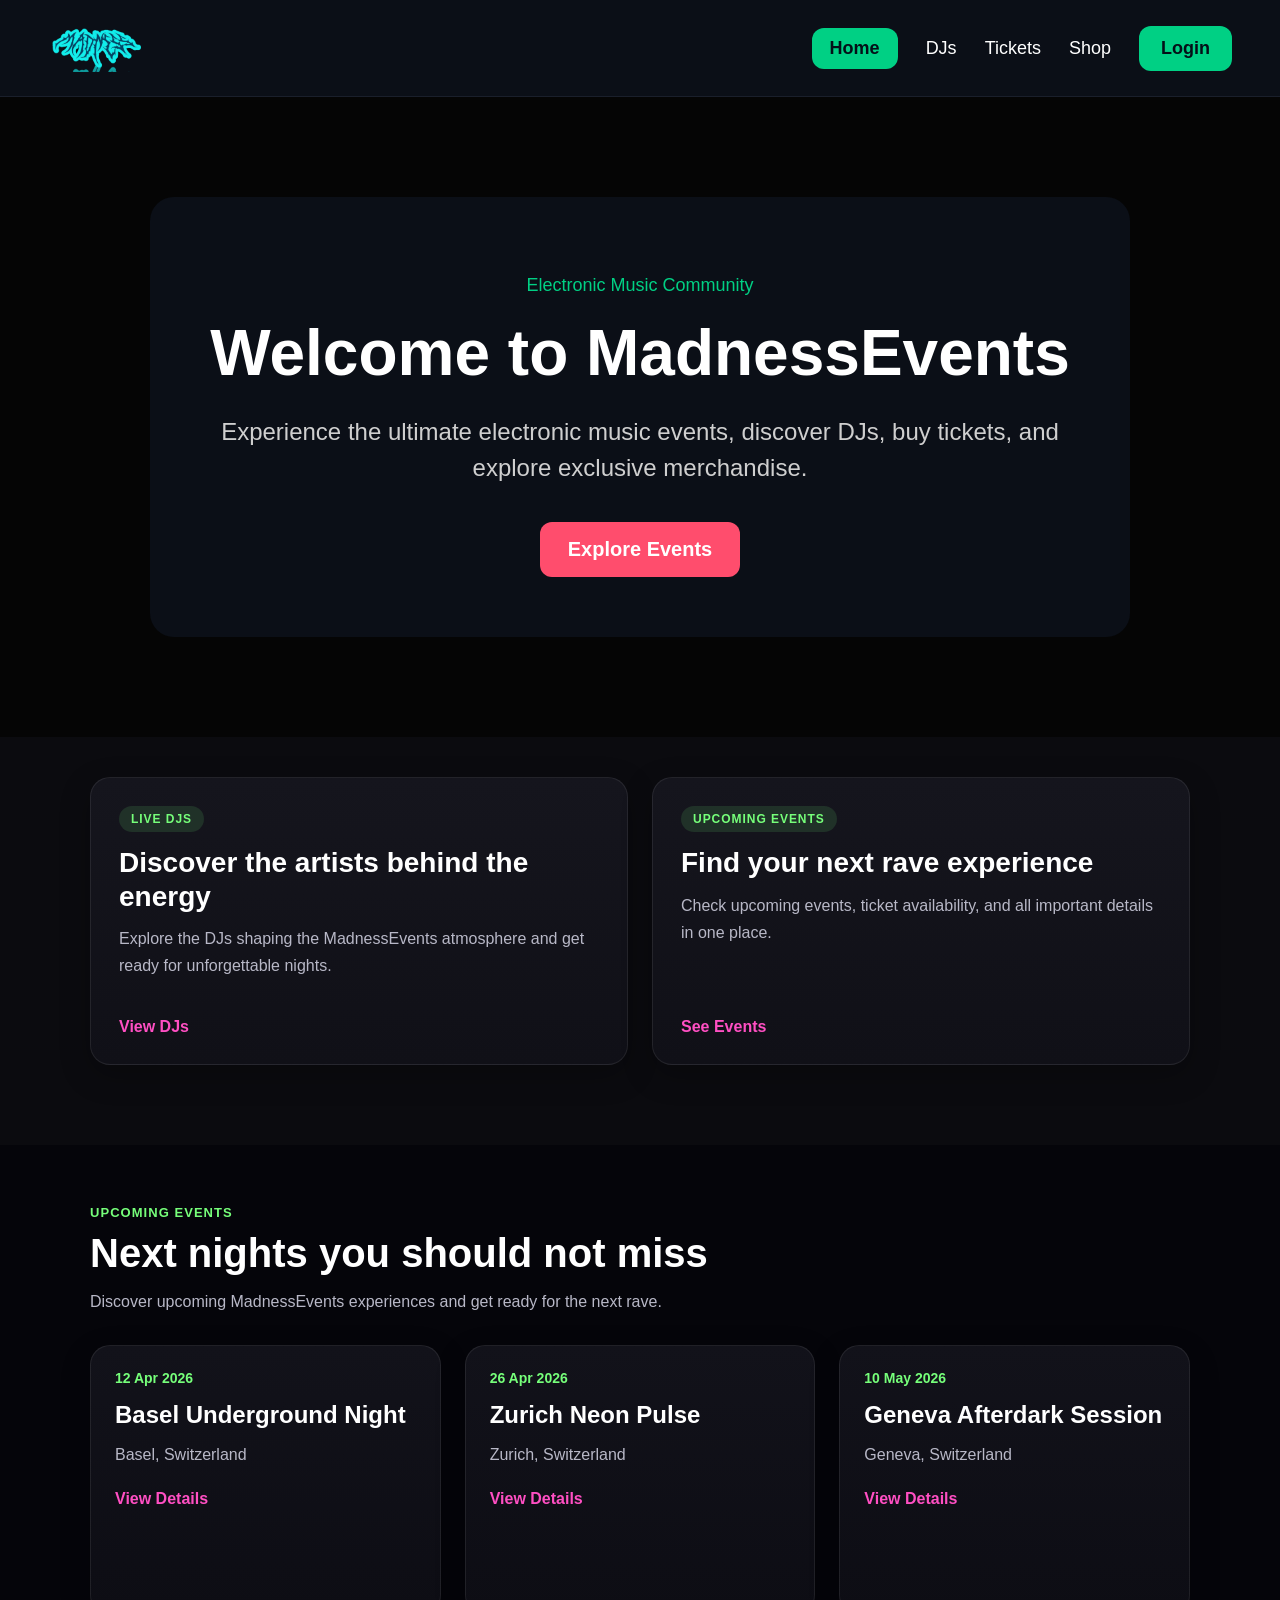
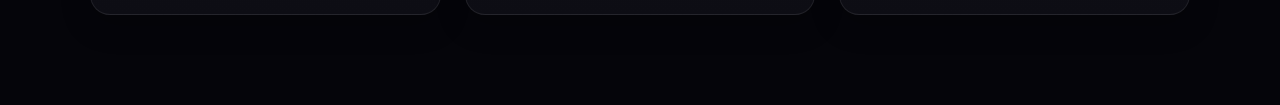
<file: src/main/resources/static/index.html>
<!DOCTYPE html>
<html lang="en">
<head>
    <meta charset="UTF-8">
    <meta name="viewport" content="width=device-width, initial-scale=1.0">
    <title>MadnessEvents</title>
    <link rel="stylesheet" href="css/style.css?v=7">
</head>
<body>
    <header class="navbar">
        <a href="index.html" class="logo">
        <img src="images/logo.png" alt="MadnessEvents Logo" class="main-logo">
        </a>

        <nav class="nav-links">
            <a href="index.html" class="active-link">Home</a>
            <a href="djs.html">DJs</a>
            <a href="tickets.html">Tickets</a>
            <a href="shop.html">Shop</a>
            <a href="admin.html" class="login-button">Login</a>
        </nav>
    </header>

    <main class="hero">
        <div class="hero-content">
            <p class="tagline">Electronic Music Community</p>
            <h1>Welcome to MadnessEvents</h1>
            <p class="hero-text">
                Experience the ultimate electronic music events, discover DJs,
                buy tickets, and explore exclusive merchandise.
            </p>
            <a class="hero-button" href="tickets.html">Explore Events</a>
        </div>
    </main>
   
    <section class="featured-section">
    <div class="container featured-grid">
        <div class="featured-card">
            <span class="featured-label">Live DJs</span>
            <h2>Discover the artists behind the energy</h2>
            <p>
                Explore the DJs shaping the MadnessEvents atmosphere and get ready
                for unforgettable nights.
            </p>
            <a href="djs.html" class="featured-link">View DJs</a>
        </div>

        <div class="featured-card">
            <span class="featured-label">Upcoming Events</span>
            <h2>Find your next rave experience</h2>
            <p>
                Check upcoming events, ticket availability, and all important details
                in one place.
            </p>
            <a href="tickets.html" class="featured-link">See Events</a>
        </div>
    </div>
</section>

<section class="events-preview">
    <div class="container">
        <div class="section-heading">
            <p class="section-tag">Upcoming Events</p>
            <h2>Next nights you should not miss</h2>
            <p class="section-description">
                Discover upcoming MadnessEvents experiences and get ready for the next rave.
            </p>
        </div>

        <div class="events-grid">
            <div class="event-card">
                <p class="event-date">12 Apr 2026</p>
                <h3>Basel Underground Night</h3>
                <p class="event-location">Basel, Switzerland</p>
                <a href="tickets.html" class="event-link">View Details</a>
            </div>

            <div class="event-card">
                <p class="event-date">26 Apr 2026</p>
                <h3>Zurich Neon Pulse</h3>
                <p class="event-location">Zurich, Switzerland</p>
                <a href="tickets.html" class="event-link">View Details</a>
            </div>

            <div class="event-card">
                <p class="event-date">10 May 2026</p>
                <h3>Geneva Afterdark Session</h3>
                <p class="event-location">Geneva, Switzerland</p>
                <a href="tickets.html" class="event-link">View Details</a>
            </div>
        </div>
    </div>
</section>

</body>
</html>
</file>
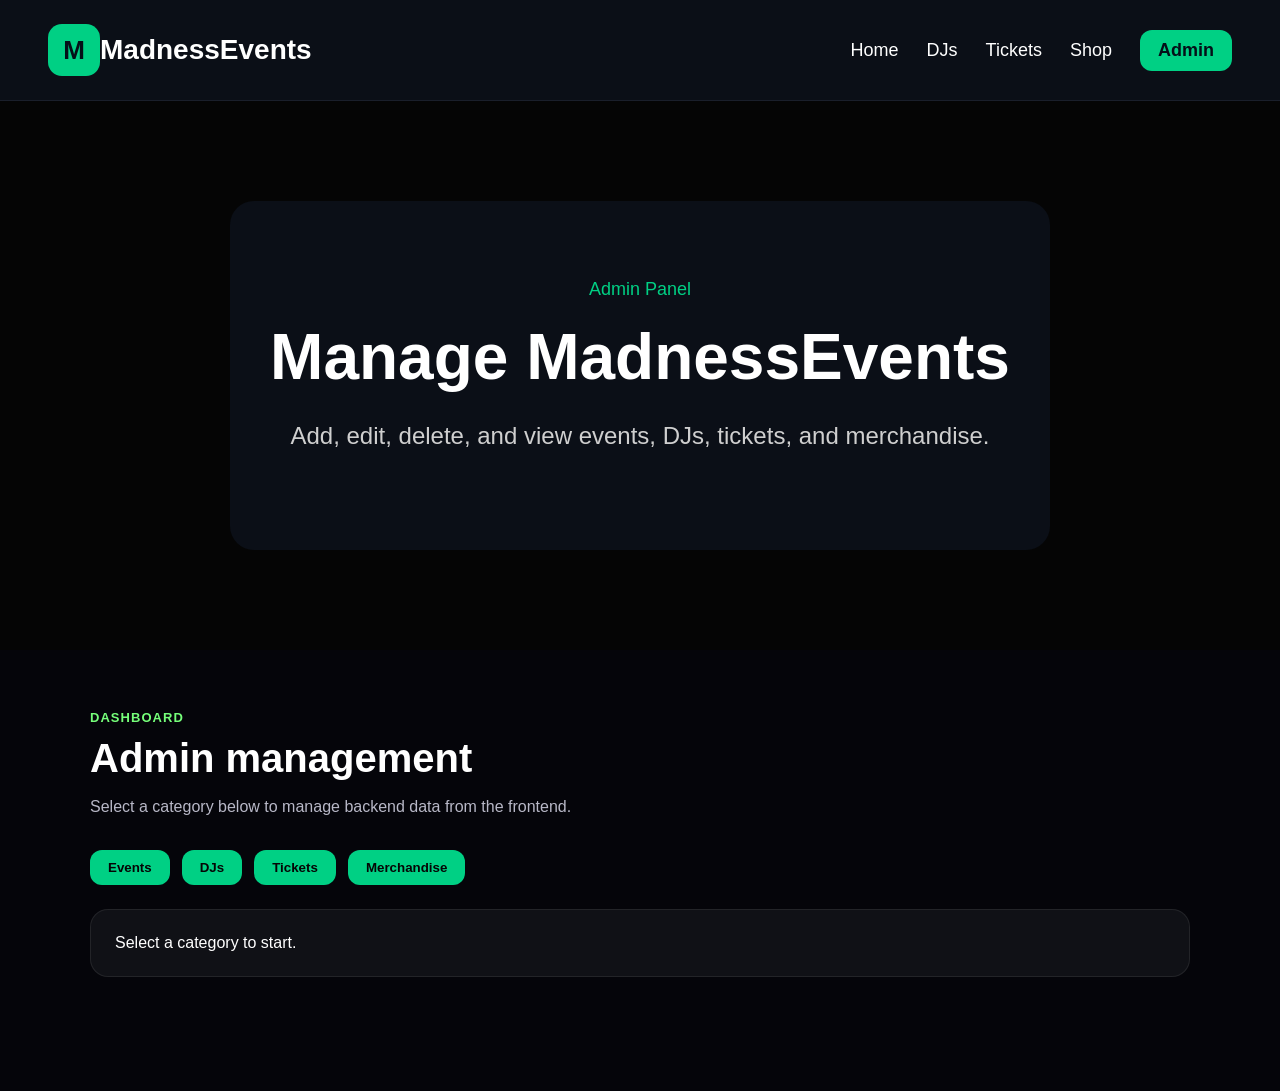
<file: src/main/resources/static/admin.html>
<!DOCTYPE html>
<html lang="en">
<head>
    <meta charset="UTF-8">
    <meta name="viewport" content="width=device-width, initial-scale=1.0">
    <title>MadnessEvents Admin</title>
    <link rel="stylesheet" href="css/style.css?v=7">
</head>
<body>
<header class="navbar">
    <div class="logo">
        <span class="logo-icon">M</span>
        <span class="logo-text">MadnessEvents</span>
    </div>

    <nav class="nav-links">
        <a href="index.html">Home</a>
        <a href="djs.html">DJs</a>
        <a href="tickets.html">Tickets</a>
        <a href="shop.html">Shop</a>
        <a href="admin.html" class="active-link login-button">Admin</a>
    </nav>
</header>

<main class="hero">
    <div class="hero-content">
        <p class="tagline">Admin Panel</p>
        <h1>Manage MadnessEvents</h1>
        <p class="hero-text">
            Add, edit, delete, and view events, DJs, tickets, and merchandise.
        </p>
    </div>
</main>

<section class="events-preview">
    <div class="container">
        <div class="section-heading">
            <p class="section-tag">Dashboard</p>
            <h2>Admin management</h2>
            <p class="section-description">
                Select a category below to manage backend data from the frontend.
            </p>
        </div>

        <div class="admin-buttons">
            <button onclick="loadSection('events')">Events</button>
            <button onclick="loadSection('djs')">DJs</button>
            <button onclick="loadSection('tickets')">Tickets</button>
            <button onclick="loadSection('merchandise')">Merchandise</button>
        </div>

        <div id="adminFormArea" class="admin-form-area">
            Select a category to start.
        </div>

        <div id="adminOutput" class="events-grid">
        </div>
    </div>
</section>

<script src="js/admin.js"></script>
</body>
</html>
</file>
<file: src/main/resources/static/css/style.css>
body {
    font-family: Arial, sans-serif;
    background-color: #050505;
    color: white;
    margin: 0;
}

.navbar {
    display: flex;
    justify-content: space-between;
    align-items: center;
    padding: 24px 48px;
    background-color: #0b0f17;
    border-bottom: 1px solid #1a1f2b;
}

.logo {
    display: flex;
    align-items: center;
    text-decoration: none;
}

.main-logo {
    height: 48px;
    width: auto;
    display: block;
}

.logo-icon {
    display: inline-flex;
    align-items: center;
    justify-content: center;
    width: 52px;
    height: 52px;
    background-color: #00d084;
    color: #041018;
    border-radius: 14px;
    font-size: 26px;
    font-weight: bold;
}

.logo-text {
    font-size: 28px;
    font-weight: bold;
    color: #ffffff;
}

.nav-links {
    display: flex;
    gap: 28px;
    align-items: center;
}

.nav-links a {
    color: white;
    text-decoration: none;
    font-size: 18px;
    transition: 0.2s;
}

.nav-links a:hover {
    color: #ff4d6d;
}

.hero {
    display: flex;
    justify-content: center;
    align-items: center;
    padding: 100px 20px;
}

.hero-content {
    max-width: 900px;
    text-align: center;
    background-color: #0b0f17;
    padding: 60px 40px;
    border-radius: 24px;
}

.tagline {
    color: #00d084;
    font-size: 18px;
    margin-bottom: 20px;
}

.hero-content h1 {
    font-size: 64px;
    margin: 0 0 20px 0;
    color: white;
}

.hero-text {
    font-size: 24px;
    color: #cfcfcf;
    line-height: 1.5;
    margin-bottom: 36px;
}

.hero-button {
    display: inline-block;
    background-color: #ff4d6d;
    color: white;
    text-decoration: none;
    padding: 16px 28px;
    border-radius: 12px;
    font-size: 20px;
    font-weight: bold;
}

.hero-button:hover {
    opacity: 0.9;
}
.login-button {
    background-color: #00d084;
    color: #041018 !important;
    padding: 12px 22px;
    border-radius: 12px;
    font-weight: bold;
}

.login-button:hover {
    color: #041018 !important;
    opacity: 0.9;
}
.active-link {
    background-color: #00d084;
    color: #041018 !important;
    padding: 10px 18px;
    border-radius: 12px;
    font-weight: bold;
}
.featured-section {
    padding: 40px 0 80px;
    background: #0b0b0f;
}

.featured-section .container {
    max-width: 1100px;
    margin: 0 auto;
    padding: 0 40px;
}

.featured-grid {
    display: grid;
    grid-template-columns: repeat(2, 1fr);
    gap: 24px;
}

.featured-card {
    background: linear-gradient(180deg, #15151d 0%, #101017 100%);
    border: 1px solid rgba(255, 255, 255, 0.08);
    border-radius: 20px;
    padding: 28px;
    box-shadow: 0 10px 30px rgba(0, 0, 0, 0.25);
    min-height: 230px;
    display: flex;
    flex-direction: column;
}
.featured-card p {
    margin: 0 0 18px;
    color: #b8b8c7;
    font-size: 16px;
    line-height: 1.7;
    flex-grow: 1;
}

.featured-label {
    display: inline-flex;
    align-self: flex-start;
    margin-bottom: 14px;
    padding: 6px 12px;
    border-radius: 999px;
    background: rgba(118, 255, 122, 0.12);
    color: #76ff7a;
    font-size: 12px;
    font-weight: 700;
    letter-spacing: 0.08em;
    text-transform: uppercase;
}

.featured-card h2 {
    margin: 0 0 12px;
    color: #ffffff;
    font-size: 28px;
    line-height: 1.2;
}

.featured-card p {
    margin: 0 0 18px;
    color: #b8b8c7;
    font-size: 16px;
    line-height: 1.7;
}

.featured-link {
    color: #ff4fc3;
    font-weight: 700;
    text-decoration: none;
}

.featured-link:hover {
    text-decoration: underline;
}

.events-preview {
    padding: 60px 0 90px;
    background: #05050a;
}

.events-preview .container {
    max-width: 1100px;
    margin: 0 auto;
    padding: 0 40px;
}

.section-heading {
    margin-bottom: 30px;
}

.section-tag {
    margin: 0 0 10px;
    color: #76ff7a;
    font-size: 13px;
    font-weight: 700;
    text-transform: uppercase;
    letter-spacing: 0.08em;
}

.section-heading h2 {
    margin: 0 0 12px;
    color: #ffffff;
    font-size: 40px;
    line-height: 1.15;
}

.section-description {
    margin: 0;
    color: #b8b8c7;
    font-size: 16px;
    line-height: 1.7;
    max-width: 700px;
}

.events-grid {
    display: grid;
    grid-template-columns: repeat(3, 1fr);
    gap: 24px;
}

.event-card {
    background: linear-gradient(180deg, #12121a 0%, #0d0d14 100%);
    border: 1px solid rgba(255, 255, 255, 0.08);
    border-radius: 20px;
    padding: 24px;
    min-height: 220px;
    box-shadow: 0 10px 30px rgba(0, 0, 0, 0.22);
    display: flex;
    flex-direction: column;
}

.event-date {
    margin: 0 0 14px;
    color: #76ff7a;
    font-size: 14px;
    font-weight: 700;
}

.event-card h3 {
    margin: 0 0 12px;
    color: #ffffff;
    font-size: 24px;
    line-height: 1.25;
}

.event-location {
    margin: 0 0 22px;
    color: #b8b8c7;
    font-size: 16px;
    line-height: 1.6;
}

.event-link {
    color: #ff4fc3;
    font-weight: 700;
    text-decoration: none;
}

.event-link:hover {
    text-decoration: underline;
}

.card-image {
    width: 100%;
    height: 180px;
    object-fit: cover;
    border-radius: 14px;
    margin-bottom: 16px;
}

.admin-buttons {
    display: flex;
    flex-wrap: wrap;
    gap: 12px;
    margin: 24px 0;
}

.admin-buttons button,
.admin-form-area button,
.event-card button {
    background: #00d084;
    color: #050505;
    border: none;
    border-radius: 12px;
    padding: 10px 18px;
    font-weight: 800;
    cursor: pointer;
    transition: 0.2s ease;
}

.admin-buttons button:hover,
.admin-form-area button:hover,
.event-card button:hover {
    transform: translateY(-2px);
    opacity: 0.9;
}

.admin-form-area {
    margin: 24px 0;
    padding: 24px;
    background: #101116;
    border: 1px solid rgba(255, 255, 255, 0.08);
    border-radius: 18px;
}

.admin-form-area h3 {
    margin-bottom: 18px;
    color: #ffffff;
}

.admin-form-area label {
    display: block;
    margin-top: 12px;
    margin-bottom: 6px;
    color: #00d084;
    font-size: 12px;
    font-weight: 800;
    text-transform: uppercase;
}

.admin-form-area input {
    width: 100%;
    max-width: 520px;
    display: block;
    padding: 12px 14px;
    margin-bottom: 10px;
    border-radius: 10px;
    border: 1px solid rgba(255, 255, 255, 0.12);
    background: #07080c;
    color: #ffffff;
}

.event-card button {
    margin-right: 8px;
    margin-top: 12px;
}

#adminOutput {
    margin-top: 24px;
}
</file>
